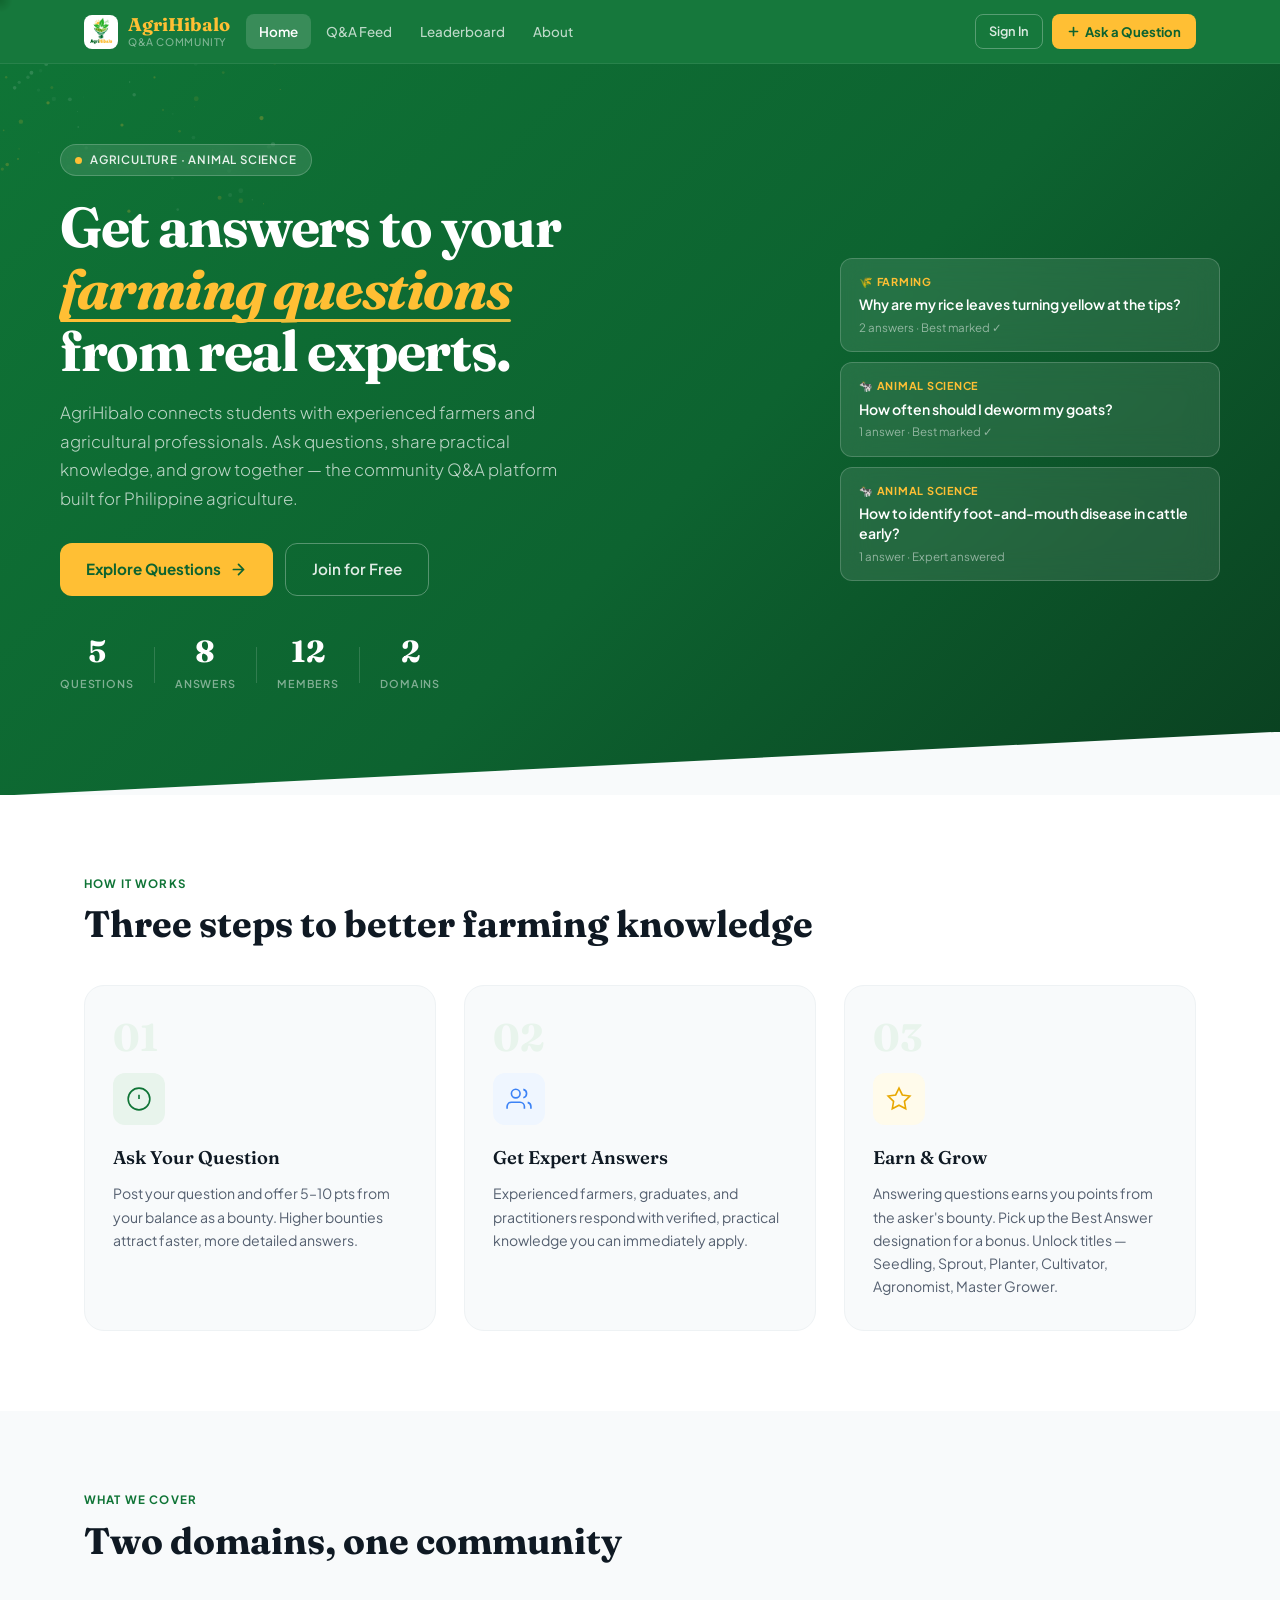
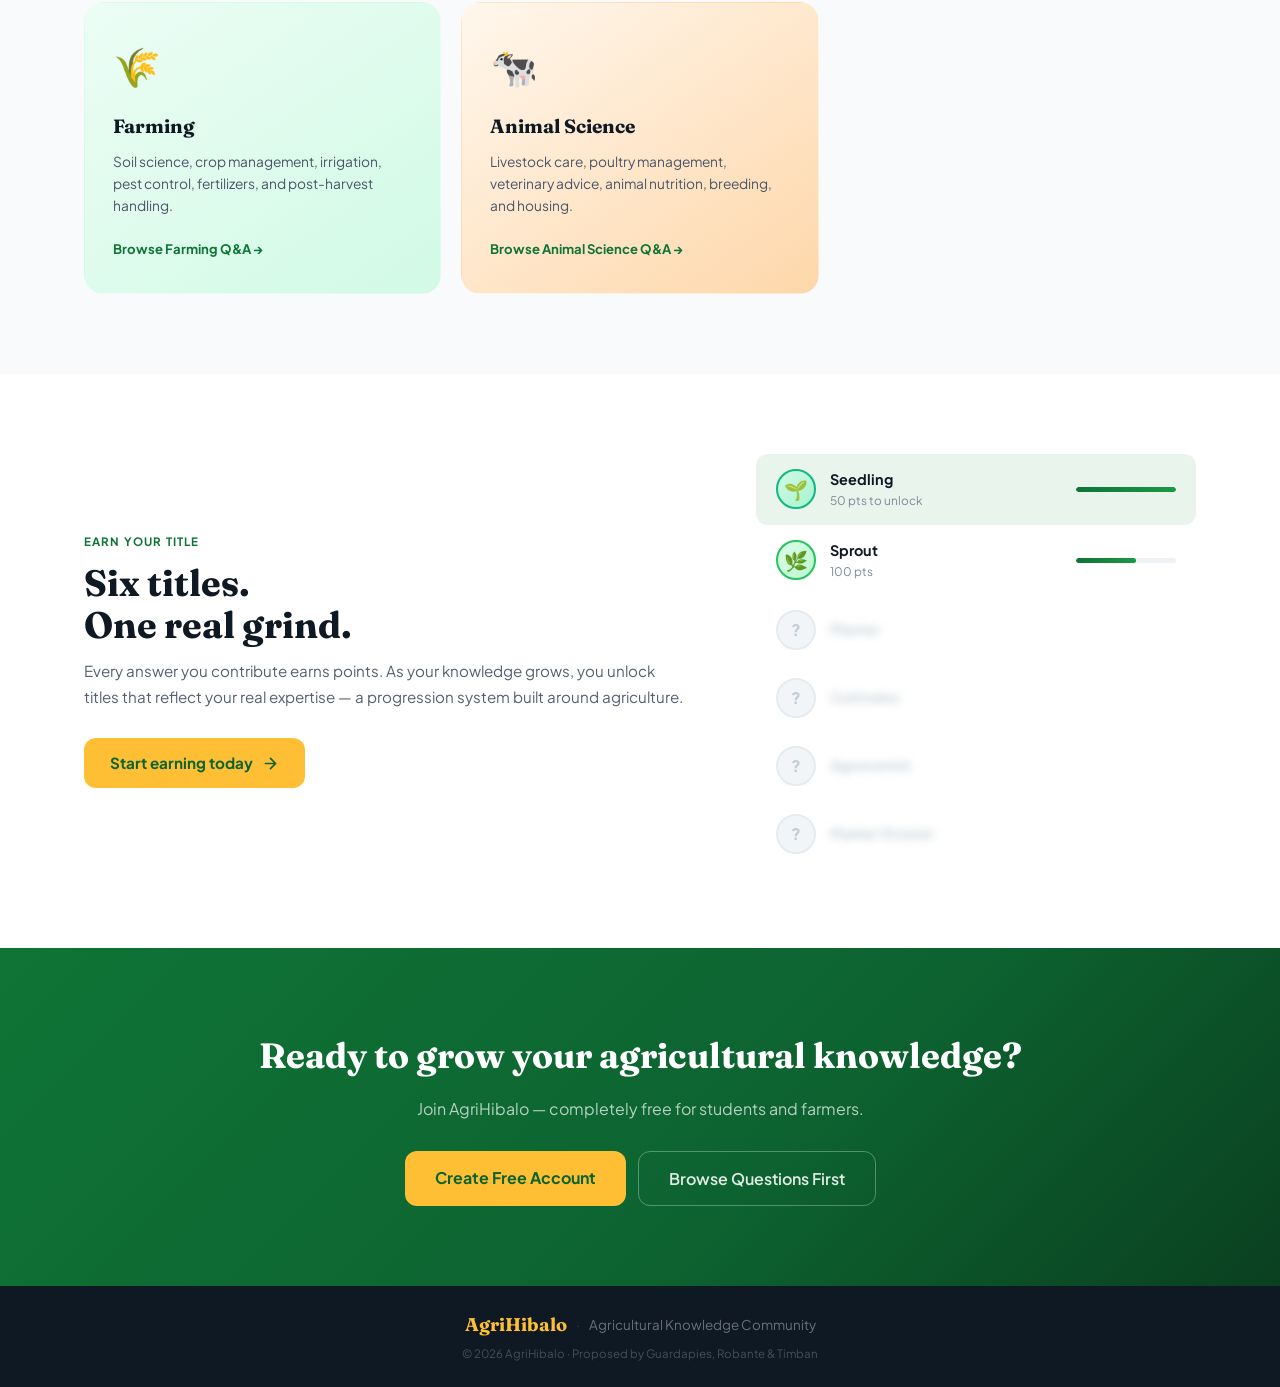
<file: index.html>
<!DOCTYPE html>
<html lang="en">
<head>
  <meta charset="UTF-8"/>
  <meta name="viewport" content="width=device-width, initial-scale=1.0"/>
  <title>AgriHibalo — Agricultural Knowledge Community</title>
  <meta name="description" content="AgriHibalo connects students with experienced farmers and agricultural professionals. Ask questions, share knowledge, and grow together."/>
  <link rel="preconnect" href="https://fonts.googleapis.com"/>
  <link rel="preconnect" href="https://fonts.gstatic.com" crossorigin/>
  <link href="https://fonts.googleapis.com/css2?family=Plus+Jakarta+Sans:ital,wght@0,300;0,400;0,500;0,600;0,700;0,800;1,400&family=Fraunces:ital,opsz,wght@0,9..144,600;0,9..144,700;1,9..144,600&display=swap" rel="stylesheet"/>
  <link rel="stylesheet" href="assets/css/shared.css"/>
  <link rel="stylesheet" href="assets/css/landing.css"/>
</head>
<body>

<div class="cursor-glow" id="cursor-glow"></div>

<div class="loader" id="loader">
  <div class="loader-inner"><div class="loader-ring"></div><span class="loader-icon">🌿</span></div>
  <p class="loader-brand">AgriHibalo</p>
  <p class="loader-sub">Agricultural Knowledge Community</p>
</div>

<!-- NAVBAR -->
<header class="navbar" id="navbar">
  <div class="nav-wrap">
    <a class="brand" href="index.html">
      <div class="brand-logo">
        <img src="assets/assets/logo.png" alt="AgriHibalo"/>
      </div>
      <div class="brand-txt"><span class="brand-name">AgriHibalo</span><span class="brand-tag">Q&amp;A Community</span></div>
    </a>

    <nav class="nav-links">
      <a class="nl active" href="index.html">Home</a>
      <a class="nl" href="app.html">Q&amp;A Feed</a>
      <a class="nl" href="app.html" onclick="sessionStorage.setItem('goto','leaderboard')">Leaderboard</a>
      <a class="nl" href="app.html" onclick="sessionStorage.setItem('goto','about')">About</a>
    </nav>

    <div class="nav-end">
      <a class="btn-ghost-sm" href="app.html" onclick="sessionStorage.setItem('goto','login')">Sign In</a>
      <a class="btn-ask-sm"   href="app.html">
        <svg viewBox="0 0 16 16" fill="none"><path d="M8 3v10M3 8h10" stroke="currentColor" stroke-width="2" stroke-linecap="round"/></svg>
        Ask a Question
      </a>
    </div>

    <button class="burger" id="burger" onclick="toggleBurger()" aria-label="Menu">
      <span></span><span></span><span></span>
    </button>
  </div>
  <div class="mob-nav" id="mob-nav">
    <a href="index.html">Home</a>
    <a href="app.html">Q&amp;A Feed</a>
    <a href="app.html" onclick="sessionStorage.setItem('goto','ask')">Ask a Question</a>
    <a href="app.html" onclick="sessionStorage.setItem('goto','leaderboard')">Leaderboard</a>
    <a href="app.html" onclick="sessionStorage.setItem('goto','about')">About</a>
    <a href="app.html" onclick="sessionStorage.setItem('goto','login')">Sign In</a>
  </div>
</header>

<main id="root">

  <!-- HERO -->
  <section class="lp-hero">
    <canvas id="hero-canvas"></canvas>
    <div class="lp-hero-inner">
      <div class="lp-content">
        <div class="lp-badge" data-r="0"><span class="hb-dot"></span>Agriculture · Animal Science</div>
        <h1 class="lp-h1" data-r="1">
          Get answers to your<br>
          <em class="hero-em">farming questions</em><br>
          from real experts.
        </h1>
        <p class="lp-lead" data-r="2">
          AgriHibalo connects students with experienced farmers and agricultural professionals.
          Ask questions, share practical knowledge, and grow together —
          the community Q&amp;A platform built for Philippine agriculture.
        </p>
        <div class="lp-actions" data-r="3">
          <a class="btn-hero-p" href="app.html">
            Explore Questions
            <svg viewBox="0 0 20 20" fill="none"><path d="M4 10h12M10 4l6 6-6 6" stroke="currentColor" stroke-width="2" stroke-linecap="round" stroke-linejoin="round"/></svg>
          </a>
          <a class="btn-hero-g" href="app.html" onclick="sessionStorage.setItem('goto','login')">Join for Free</a>
        </div>
        <div class="lp-mini-stats" data-r="4">
          <div class="ms"><span class="ms-n" id="lp-q">5</span><span class="ms-l">Questions</span></div>
          <div class="ms-div"></div>
          <div class="ms"><span class="ms-n" id="lp-a">8</span><span class="ms-l">Answers</span></div>
          <div class="ms-div"></div>
          <div class="ms"><span class="ms-n">12</span><span class="ms-l">Members</span></div>
          <div class="ms-div"></div>
          <div class="ms"><span class="ms-n">2</span><span class="ms-l">Domains</span></div>
        </div>
      </div>

      <div class="lp-visual" aria-hidden="true">
        <div class="lp-card-stack">
          <div class="lp-qcard lv1">
            <div class="lv-domain">🌾 Farming</div>
            <div class="lv-q">Why are my rice leaves turning yellow at the tips?</div>
            <div class="lv-meta">2 answers · Best marked ✓</div>
          </div>
          <div class="lp-qcard lv2">
            <div class="lv-domain">🐄 Animal Science</div>
            <div class="lv-q">How often should I deworm my goats?</div>
            <div class="lv-meta">1 answer · Best marked ✓</div>
          </div>
          <div class="lp-qcard lv3">
            <div class="lv-domain">🐄 Animal Science</div>
            <div class="lv-q">How to identify foot-and-mouth disease in cattle early?</div>
            <div class="lv-meta">1 answer · Expert answered</div>
          </div>
        </div>
      </div>
    </div>
  </section>

  <!-- HOW IT WORKS -->
  <section class="lp-how">
    <div class="lp-section-inner">
      <p class="lp-section-label">How it works</p>
      <h2 class="lp-section-title">Three steps to better farming knowledge</h2>
      <div class="how-grid">
        <div class="how-card">
          <div class="how-num">01</div>
          <div class="how-icon-wrap how-i1">
            <svg viewBox="0 0 24 24" fill="none" stroke="currentColor" stroke-width="1.5"><circle cx="12" cy="12" r="10"/><path d="M12 8v4m0 4h.01"/></svg>
          </div>
          <h3>Ask Your Question</h3>
          <p>Post your question and offer 5–10 pts from your balance as a bounty. Higher bounties attract faster, more detailed answers.</p>
        </div>
        <div class="how-card">
          <div class="how-num">02</div>
          <div class="how-icon-wrap how-i2">
            <svg viewBox="0 0 24 24" fill="none" stroke="currentColor" stroke-width="1.5"><path d="M17 21v-2a4 4 0 00-4-4H5a4 4 0 00-4 4v2"/><circle cx="9" cy="7" r="4"/><path d="M23 21v-2a4 4 0 00-3-3.87M16 3.13a4 4 0 010 7.75"/></svg>
          </div>
          <h3>Get Expert Answers</h3>
          <p>Experienced farmers, graduates, and practitioners respond with verified, practical knowledge you can immediately apply.</p>
        </div>
        <div class="how-card">
          <div class="how-num">03</div>
          <div class="how-icon-wrap how-i3">
            <svg viewBox="0 0 24 24" fill="none" stroke="currentColor" stroke-width="1.5"><polygon points="12 2 15.09 8.26 22 9.27 17 14.14 18.18 21.02 12 17.77 5.82 21.02 7 14.14 2 9.27 8.91 8.26 12 2"/></svg>
          </div>
          <h3>Earn &amp; Grow</h3>
          <p>Answering questions earns you points from the asker's bounty. Pick up the Best Answer designation for a bonus. Unlock titles — Seedling, Sprout, Planter, Cultivator, Agronomist, Master Grower.</p>
        </div>
      </div>
    </div>
  </section>

  <!-- DOMAINS -->
  <section class="lp-domains">
    <div class="lp-section-inner">
      <p class="lp-section-label">What we cover</p>
      <h2 class="lp-section-title">Two domains, one community</h2>
      <div class="domain-cards">
        <div class="dc dc-farm" onclick="goToFeed('farm')">
          <div class="dc-icon">🌾</div>
          <h3>Farming</h3>
          <p>Soil science, crop management, irrigation, pest control, fertilizers, and post-harvest handling.</p>
          <span class="dc-cta">Browse Farming Q&amp;A →</span>
        </div>
        <div class="dc dc-animal" onclick="goToFeed('animal')">
          <div class="dc-icon">🐄</div>
          <h3>Animal Science</h3>
          <p>Livestock care, poultry management, veterinary advice, animal nutrition, breeding, and housing.</p>
          <span class="dc-cta">Browse Animal Science Q&amp;A →</span>
        </div>
      </div>
    </div>
  </section>

  <!-- TITLE PROGRESSION -->
  <section class="lp-titles">
    <div class="lp-section-inner lp-titles-inner">
      <div class="lp-titles-text">
        <p class="lp-section-label">Earn your title</p>
        <h2 class="lp-section-title" style="margin-bottom:0">Six titles.<br>One real grind.</h2>
        <p class="lp-titles-desc">Every answer you contribute earns points. As your knowledge grows, you unlock titles that reflect your real expertise — a progression system built around agriculture.</p>
        <a class="btn-hero-p" href="app.html" onclick="sessionStorage.setItem('goto','login')" style="margin-top:28px;display:inline-flex">
          Start earning today
          <svg viewBox="0 0 20 20" fill="none"><path d="M4 10h12M10 4l6 6-6 6" stroke="currentColor" stroke-width="2" stroke-linecap="round" stroke-linejoin="round"/></svg>
        </a>
      </div>
      <div class="title-ladder">
        <div class="tl-item tl-active"><div class="tl-badge tb-0">🌱</div><div class="tl-info"><span class="tl-name">Seedling</span><span class="tl-pts">50 pts to unlock</span></div><div class="tl-bar"><div class="tl-fill" style="width:100%"></div></div></div>
        <div class="tl-item"><div class="tl-badge tb-1">🌿</div><div class="tl-info"><span class="tl-name">Sprout</span><span class="tl-pts">100 pts</span></div><div class="tl-bar"><div class="tl-fill" style="width:60%"></div></div></div>
        <div class="tl-item tl-mystery"><div class="tl-badge tl-hidden-badge">?</div><div class="tl-info"><span class="tl-name tl-blur">Planter</span></div><div class="tl-bar tl-bar-hidden"></div></div>
        <div class="tl-item tl-mystery"><div class="tl-badge tl-hidden-badge">?</div><div class="tl-info"><span class="tl-name tl-blur">Cultivator</span></div><div class="tl-bar tl-bar-hidden"></div></div>
        <div class="tl-item tl-mystery tl-locked"><div class="tl-badge tl-hidden-badge">?</div><div class="tl-info"><span class="tl-name tl-blur">Agronomist</span></div><div class="tl-bar tl-bar-hidden"></div></div>
        <div class="tl-item tl-mystery tl-locked"><div class="tl-badge tl-hidden-badge">?</div><div class="tl-info"><span class="tl-name tl-blur">Master Grower</span></div><div class="tl-bar tl-bar-hidden"></div></div>
      </div>
    </div>
  </section>

  <!-- CTA BOTTOM -->
  <section class="lp-cta">
    <div class="lp-cta-inner">
      <h2>Ready to grow your agricultural knowledge?</h2>
      <p>Join AgriHibalo — completely free for students and farmers.</p>
      <div style="display:flex;gap:12px;justify-content:center;flex-wrap:wrap;margin-top:28px">
        <a class="btn-cta-primary" href="app.html" onclick="sessionStorage.setItem('goto','login')">Create Free Account</a>
        <a class="btn-cta-ghost"   href="app.html">Browse Questions First</a>
      </div>
    </div>
  </section>

</main>

<footer class="site-footer">
  <div class="footer-wrap">
    <div class="footer-brand"><span class="brand-name" style="color:var(--o)">AgriHibalo</span><span class="fs">·</span><span>Agricultural Knowledge Community</span></div>
    <p class="footer-copy">© 2026 AgriHibalo · Proposed by Guardapies, Robante &amp; Timban</p>
  </div>
</footer>

<div class="toast-r" role="status"><div class="toast" id="toast"></div></div>
<div id="rpl-root"></div>
<script src="assets/js/landing.js"></script>
</body>
</html>
</file>
<file: assets/css/shared.css>
/* ═══════════════════════════════════════════════════════
   AgriHibalo — shared.css
   Tokens · Reset · Navbar · Buttons · Forms · Utilities
   Used by both index.html (landing) and app.html (Q&A app)
═══════════════════════════════════════════════════════ */

/* ── TOKENS ── */
:root {
  --g:   #0f7436; --g2: #0d6330; --g3: #1a9945;
  --g10: #e8f4ec; --g05: #f2faf5;
  --o:   #ffbf34; --o2: #e8a800;
  --y:   #e0bf40; --br: #785840; --sa: #d2b48a; --sal: #f5ede0;

  --n900:#0f1923; --n800:#1c2a36; --n700:#2d3d4a; --n600:#4a5568;
  --n500:#556070; --n400:#7b8a96; --n300:#b0bec8; --n200:#dde5ea;
  --n150:#eef2f4; --n100:#f0f4f6; --n50: #f8fafb; --wh: #ffffff;

  --sh-xs: 0 1px 2px rgba(15,25,35,.06);
  --sh-sm: 0 2px 6px rgba(15,25,35,.08), 0 1px 2px rgba(15,25,35,.05);
  --sh-md: 0 4px 16px rgba(15,25,35,.1),  0 2px 6px rgba(15,25,35,.06);
  --sh-lg: 0 8px 32px rgba(15,25,35,.12), 0 3px 10px rgba(15,25,35,.07);
  --sh-xl: 0 20px 60px rgba(15,25,35,.14),0 6px 20px rgba(15,25,35,.09);
  --sh-g:  0 0 0 3px rgba(15,116,54,.18);

  --ease:   cubic-bezier(.4,0,.2,1);
  --spring: cubic-bezier(.34,1.56,.64,1);
  --t1:.12s; --t2:.22s; --t3:.4s; --t4:.65s;

  --nav:  64px;
  --dom:  45px;
  --top:  43px;
  --px:   24px;
  --pxsm: 16px;
  --max:  1160px;

  --r4:4px; --r6:6px; --r8:8px; --r10:10px;
  --r12:12px; --r16:16px; --r20:20px; --r24:24px; --r99:999px;
}

/* ── RESET ── */
*, *::before, *::after { box-sizing: border-box; margin: 0; padding: 0; }
html { scroll-behavior: smooth; font-size: 16px; }
body {
  font-family: 'Plus Jakarta Sans', system-ui, sans-serif;
  font-weight: 400; line-height: 1.6;
  color: var(--n900); background: var(--n50);
  -webkit-font-smoothing: antialiased;
  overflow-x: hidden;
}
img { max-width: 100%; display: block; }
button, input, select, textarea { font-family: inherit; font-size: inherit; box-sizing: border-box; }
a { color: inherit; text-decoration: none; cursor: pointer; }
:focus-visible { outline: 2px solid var(--g); outline-offset: 2px; border-radius: var(--r4); }
::selection { background: var(--g10); color: var(--g2); }

/* ── CURSOR GLOW ── */
.cursor-glow {
  position: fixed; width: 26px; height: 26px; border-radius: 50%;
  background: radial-gradient(circle, rgba(15,116,54,.28), transparent 70%);
  pointer-events: none; z-index: 9999;
  transform: translate(-50%,-50%);
  transition: width .1s, height .1s, background .2s;
  mix-blend-mode: multiply;
}
.cursor-glow.hovering { width: 46px; height: 46px; background: radial-gradient(circle, rgba(255,191,52,.32), transparent 70%); }
@media (hover: none) { .cursor-glow { display: none; } }

/* ── LOADER ── */
.loader {
  position: fixed; inset: 0; z-index: 9000; background: var(--g);
  display: flex; flex-direction: column; align-items: center; justify-content: center; gap: 14px;
  transition: opacity var(--t3) var(--ease), visibility var(--t3) var(--ease);
}
.loader.done { opacity: 0; visibility: hidden; pointer-events: none; }
.loader-inner { position: relative; width: 64px; height: 64px; }
.loader-ring {
  position: absolute; inset: 0; border-radius: 50%;
  border: 3px solid rgba(255,255,255,.2); border-top-color: var(--o);
  animation: spin .9s linear infinite;
}
@keyframes spin { to { transform: rotate(360deg); } }
.loader-icon {
  position: absolute; inset: 0; display: flex; align-items: center; justify-content: center;
  font-size: 26px; animation: zpulse 1.2s ease-in-out infinite;
}
@keyframes zpulse { 0%,100% { transform: scale(1); } 50% { transform: scale(1.12); } }
.loader-brand { font-family: 'Fraunces', serif; font-size: 1.4rem; font-weight: 700; color: var(--wh); }
.loader-sub { font-size: .82rem; color: rgba(255,255,255,.5); }

/* ── NAVBAR ── */
.navbar {
  position: sticky; top: 0; z-index: 500; height: var(--nav);
  background: rgba(15,116,54,.97); backdrop-filter: blur(16px);
  border-bottom: 1px solid rgba(255,255,255,.08);
  transition: box-shadow var(--t2);
}
.navbar.scrolled { box-shadow: 0 2px 20px rgba(0,0,0,.2); }

.nav-wrap {
  max-width: var(--max); margin: 0 auto;
  padding: 0 var(--px); height: 100%;
  display: flex; align-items: center; gap: 16px;
}

/* Brand */
.brand { display: flex; align-items: center; gap: 10px; cursor: pointer; user-select: none; flex-shrink: 0; }
.brand-logo { width: 34px; height: 34px; flex-shrink: 0; position: relative; }
.brand-logo img { width: 100%; height: 100%; object-fit: contain; border-radius: var(--r8); }
/* logo-ph placeholder removed */
.brand-txt { display: flex; flex-direction: column; line-height: 1; }
.brand-name { font-family: 'Fraunces', serif; font-size: 1.15rem; font-weight: 700; color: var(--o); }
.brand-tag  { font-size: .65rem; font-weight: 500; color: rgba(255,255,255,.45); text-transform: uppercase; letter-spacing: .06em; margin-top: 2px; }

/* Nav search */
.nsearch { flex: 1; max-width: 340px; position: relative; }
.si { position: absolute; left: 11px; top: 50%; transform: translateY(-50%); width: 15px; height: 15px; color: rgba(255,255,255,.45); pointer-events: none; fill: none; stroke: currentColor; stroke-width: 1.8; }
.nsearch input { width: 100%; padding: 8px 12px 8px 33px; background: rgba(255,255,255,.1); border: 1.5px solid rgba(255,255,255,.12); border-radius: var(--r99); color: var(--wh); font-size: .84rem; transition: background var(--t2), border-color var(--t2), box-shadow var(--t2); }
.nsearch input::placeholder { color: rgba(255,255,255,.4); }
.nsearch input:focus { outline: none; background: rgba(255,255,255,.16); border-color: rgba(255,255,255,.3); box-shadow: 0 0 0 3px rgba(255,255,255,.07); }
.srch-drop { position: absolute; top: calc(100% + 6px); left: 0; right: 0; background: var(--wh); border-radius: var(--r16); box-shadow: var(--sh-xl); border: 1px solid var(--n200); overflow: hidden; z-index: 600; display: none; }
.srch-drop.open { display: block; animation: dropIn var(--t2) var(--ease); }
@keyframes dropIn { from { opacity: 0; transform: translateY(-6px); } to { opacity: 1; transform: none; } }
.sd-item { padding: 11px 15px; font-size: .84rem; cursor: pointer; border-bottom: 1px solid var(--n100); transition: background var(--t1); }
.sd-item:last-child { border-bottom: none; }
.sd-item:hover { background: var(--g10); }
.sd-item strong { color: var(--g); }

/* Nav links */
.nav-links { display: flex; align-items: center; gap: 2px; }
.nl { padding: 7px 13px; border-radius: var(--r8); font-size: .84rem; font-weight: 500; color: rgba(255,255,255,.72); cursor: pointer; transition: background var(--t1), color var(--t1); white-space: nowrap; }
.nl:hover { background: rgba(255,255,255,.1); color: var(--wh); }
.nl.active { background: rgba(255,255,255,.15); color: var(--wh); font-weight: 600; }

/* Nav end */
.nav-end { display: flex; align-items: center; gap: 9px; margin-left: auto; flex-shrink: 0; }

.notif-btn { position: relative; width: 35px; height: 35px; border-radius: 50%; background: rgba(255,255,255,.1); border: none; display: flex; align-items: center; justify-content: center; cursor: pointer; transition: background var(--t1); }
.notif-btn:hover { background: rgba(255,255,255,.18); }
.notif-btn svg { width: 17px; height: 17px; stroke: rgba(255,255,255,.85); fill: none; stroke-width: 2; }
.notif-badge { position: absolute; top: 2px; right: 2px; min-width: 16px; height: 16px; border-radius: var(--r99); background: #ef4444; color: #fff; font-size: .6rem; font-weight: 800; display: flex; align-items: center; justify-content: center; border: 2px solid var(--g); padding: 0 3px; }

.user-pill { display: flex; align-items: center; gap: 7px; background: rgba(255,255,255,.12); border: 1px solid rgba(255,255,255,.15); border-radius: var(--r99); padding: 3px 11px 3px 3px; font-size: .8rem; color: var(--wh); cursor: pointer; transition: background var(--t1); }
.user-pill:hover { background: rgba(255,255,255,.18); }
.pill-av { width: 26px; height: 26px; border-radius: 50%; background: var(--o); color: var(--g2); font-weight: 800; font-size: .63rem; display: flex; align-items: center; justify-content: center; flex-shrink: 0; }
.pill-info { display: flex; flex-direction: column; line-height: 1; }
.pill-info span:first-child { font-weight: 600; font-size: .8rem; }
.pill-title { font-size: .62rem; color: var(--o); font-weight: 600; margin-top: 1px; }
.pill-pts { background: rgba(255,255,255,.14); padding: 2px 7px; border-radius: var(--r99); font-size: .68rem; font-weight: 700; color: var(--o); }

.btn-ghost-sm { padding: 6px 13px; background: transparent; border: 1.5px solid rgba(255,255,255,.28); border-radius: var(--r8); color: rgba(255,255,255,.85); font-size: .8rem; font-weight: 600; cursor: pointer; transition: background var(--t1), border-color var(--t1); }
.btn-ghost-sm:hover { background: rgba(255,255,255,.1); border-color: rgba(255,255,255,.5); color: var(--wh); }

.btn-ask-sm { display: flex; align-items: center; gap: 5px; padding: 7px 15px; background: var(--o); border: none; border-radius: var(--r8); color: var(--g2); font-size: .82rem; font-weight: 700; cursor: pointer; transition: background var(--t1), transform var(--t1) var(--spring), box-shadow var(--t1); }
.btn-ask-sm svg { width: 13px; height: 13px; stroke: currentColor; fill: none; stroke-width: 2; }
.btn-ask-sm:hover { background: var(--o2); transform: translateY(-1px); box-shadow: 0 4px 12px rgba(255,191,52,.3); }

.btn-admin-sm { display: flex; align-items: center; gap: 5px; padding: 6px 11px; background: rgba(255,191,52,.15); border: 1px solid rgba(255,191,52,.3); border-radius: var(--r8); color: var(--o); font-size: .78rem; font-weight: 700; cursor: pointer; transition: background var(--t1); }
.btn-admin-sm:hover { background: rgba(255,191,52,.25); }
.btn-admin-sm svg { width: 13px; height: 13px; fill: currentColor; }

.burger { display: none; flex-direction: column; gap: 5px; background: transparent; border: none; padding: 7px; cursor: pointer; border-radius: var(--r8); }
.burger span { display: block; width: 21px; height: 2px; background: rgba(255,255,255,.85); border-radius: 2px; transition: transform var(--t2), opacity var(--t2); }
.burger.open span:nth-child(1) { transform: translateY(7px) rotate(45deg); }
.burger.open span:nth-child(2) { opacity: 0; transform: scaleX(0); }
.burger.open span:nth-child(3) { transform: translateY(-7px) rotate(-45deg); }
.mob-nav { display: none; flex-direction: column; background: var(--g2); border-top: 1px solid rgba(255,255,255,.08); }
.mob-nav.open { display: flex; animation: slideDown var(--t2) var(--ease); }
@keyframes slideDown { from { opacity: 0; transform: translateY(-8px); } to { opacity: 1; transform: none; } }
.mob-nav a { padding: 12px 22px; font-size: .88rem; font-weight: 500; color: rgba(255,255,255,.8); cursor: pointer; border-bottom: 1px solid rgba(255,255,255,.06); transition: background var(--t1), color var(--t1); }
.mob-nav a:hover { background: rgba(255,255,255,.07); color: var(--wh); }

/* ── NOTIFICATIONS ── */
.notif-overlay { position: fixed; inset: 0; z-index: 600; display: none; }
.notif-overlay.open { display: block; }
.notif-panel { position: fixed; top: calc(var(--nav) + 8px); right: var(--px); width: 330px; max-height: 460px; background: var(--wh); border: 1px solid var(--n200); border-radius: var(--r16); box-shadow: var(--sh-xl); z-index: 700; overflow: hidden; display: flex; flex-direction: column; transform: translateY(-8px) scale(.97); opacity: 0; pointer-events: none; transition: transform var(--t2) var(--ease), opacity var(--t2) var(--ease); }
.notif-panel.open { transform: none; opacity: 1; pointer-events: all; }
.notif-head { display: flex; align-items: center; justify-content: space-between; padding: 13px 15px; border-bottom: 1px solid var(--n150); }
.notif-head h3 { font-size: .88rem; font-weight: 700; color: var(--n900); }
.notif-clear { background: none; border: none; font-size: .76rem; font-weight: 600; color: var(--g); cursor: pointer; padding: 3px 7px; border-radius: var(--r4); transition: background var(--t1); }
.notif-clear:hover { background: var(--g10); }
.notif-list { overflow-y: auto; flex: 1; }
.notif-empty { padding: 28px 16px; text-align: center; font-size: .84rem; color: var(--n400); }
.notif-item { display: flex; gap: 9px; padding: 11px 14px; border-bottom: 1px solid var(--n100); cursor: pointer; transition: background var(--t1); }
.notif-item:hover { background: var(--n50); }
.notif-item.unread { background: var(--g05); }
.ni-ico { font-size: 1.15rem; flex-shrink: 0; margin-top: 1px; }
.ni-body { flex: 1; }
.ni-txt { font-size: .82rem; line-height: 1.5; color: var(--n800); }
.ni-time { font-size: .7rem; color: var(--n400); margin-top: 2px; }
.ni-dot { width: 7px; height: 7px; border-radius: 50%; background: var(--g); flex-shrink: 0; margin-top: 5px; }
.notif-item:not(.unread) .ni-dot { background: transparent; }

/* ── SHARED BUTTONS ── */
.btn-primary { display: inline-flex; align-items: center; gap: 7px; padding: 10px 20px; background: var(--g); border: none; border-radius: var(--r10); color: var(--wh); font-size: .88rem; font-weight: 700; cursor: pointer; transition: background var(--t1), transform var(--t1) var(--spring), box-shadow var(--t2); }
.btn-primary:hover { background: var(--g2); transform: translateY(-1px); box-shadow: 0 4px 14px rgba(15,116,54,.28); }
.btn-primary:active { transform: translateY(0); }
.btn-primary svg { width: 15px; height: 15px; stroke: currentColor; fill: none; stroke-width: 2; }

.btn-ghost { display: inline-flex; align-items: center; gap: 7px; padding: 10px 20px; background: transparent; border: 1.5px solid var(--n200); border-radius: var(--r10); color: var(--n500); font-size: .88rem; font-weight: 600; cursor: pointer; transition: background var(--t1), border-color var(--t1), color var(--t1); }
.btn-ghost:hover { background: var(--n100); border-color: var(--n300); color: var(--n800); }

/* ── SHARED FORMS ── */
.pshell { max-width: var(--max); margin: 0 auto; padding: 36px var(--px) 80px; }
.back-btn { display: inline-flex; align-items: center; gap: 5px; font-size: .84rem; font-weight: 600; color: var(--n500); background: none; border: none; cursor: pointer; padding: 5px 0; margin-bottom: 24px; transition: color var(--t1); border-radius: var(--r4); }
.back-btn:hover { color: var(--g); }
.back-btn svg { width: 15px; height: 15px; stroke: currentColor; fill: none; stroke-width: 2; stroke-linecap: round; stroke-linejoin: round; }

.field { margin-bottom: 18px; }
.field-row { display: flex; gap: 14px; margin-bottom: 18px; }
.f1 { flex: 1; }
.fl { display: block; font-size: .78rem; font-weight: 700; color: var(--n700); margin-bottom: 7px; text-transform: uppercase; letter-spacing: .05em; }
.req { color: #dc2626; margin-left: 2px; }
.fopt { font-weight: 400; text-transform: none; color: var(--n400); font-size: .74rem; letter-spacing: 0; margin-left: 4px; }
.iw { position: relative; }
.fi { width: 100%; padding: 11px 14px; border: 1.5px solid var(--n200); border-radius: var(--r10); font-size: .88rem; color: var(--n900); background: var(--n50); transition: border-color var(--t1), background var(--t1), box-shadow var(--t1); appearance: none; }
.fi:focus { outline: none; border-color: var(--g); background: var(--wh); box-shadow: var(--sh-g); }
.fi::placeholder { color: var(--n300); }
.fbar { position: absolute; bottom: 0; left: 50%; right: 50%; height: 2px; background: var(--g); border-radius: 1px; transition: left var(--t2), right var(--t2); pointer-events: none; }
.fi:focus ~ .fbar { left: 8px; right: 8px; }
.fta { min-height: 125px; resize: vertical; line-height: 1.6; }
.sw { position: relative; }
.fsel { padding-right: 32px; cursor: pointer; }
.sa { position: absolute; right: 10px; top: 50%; transform: translateY(-50%); width: 11px; height: 7px; stroke: var(--n400); fill: none; stroke-width: 1.5; stroke-linecap: round; pointer-events: none; }
.field-foot { display: flex; justify-content: space-between; align-items: center; margin-top: 5px; }
.fh { font-size: .73rem; color: var(--n400); }
.cct { font-size: .73rem; color: var(--n400); }
.form-ft { display: flex; justify-content: flex-end; gap: 10px; padding-top: 16px; border-top: 1px solid var(--n150); margin-top: 4px; }

/* Tag input */
.tag-input-wrap { display: flex; flex-wrap: wrap; gap: 5px; align-items: center; padding: 7px 11px; border: 1.5px solid var(--n200); border-radius: var(--r10); background: var(--n50); cursor: text; min-height: 43px; transition: border-color var(--t1), box-shadow var(--t1); }
.tag-input-wrap:focus-within { border-color: var(--g); background: var(--wh); box-shadow: var(--sh-g); }
.tag-chip { display: inline-flex; align-items: center; gap: 4px; padding: 3px 8px; background: var(--g); color: var(--wh); border-radius: var(--r99); font-size: .72rem; font-weight: 600; }
.tag-chip button { background: none; border: none; color: rgba(255,255,255,.65); cursor: pointer; font-size: .82rem; line-height: 1; padding: 0; display: flex; align-items: center; }
.tag-chip button:hover { color: var(--wh); }
.tag-in { border: none; background: transparent; font-size: .84rem; color: var(--n900); min-width: 110px; flex: 1; outline: none; padding: 2px 0; }
.tag-in::placeholder { color: var(--n300); }

/* Upload */
.upload-z { display: block; border: 2px dashed var(--n200); border-radius: var(--r16); padding: 28px; text-align: center; cursor: pointer; background: var(--n50); transition: border-color var(--t2), background var(--t2), transform var(--t2) var(--spring); }
.upload-z:hover { border-color: var(--g); background: var(--g05); transform: scale(1.005); }
.upload-z input { display: none; }
.up-idle svg { margin: 0 auto 10px; width: 40px; height: 40px; display: block; }
.up-main { display: block; font-size: .88rem; font-weight: 600; color: var(--n700); margin-bottom: 3px; }
.up-sub { font-size: .75rem; color: var(--n400); }
#img-prev { max-height: 190px; object-fit: contain; border-radius: var(--r8); margin: 0 auto; }
.rm-img { background: none; border: none; color: #dc2626; font-size: .78rem; font-weight: 600; cursor: pointer; margin-top: 6px; padding: 3px 0; transition: opacity var(--t1); display: inline-flex; align-items: center; }
.rm-img:hover { opacity: .7; }

/* Auth */
.auth-shell { display: grid; grid-template-columns: 1fr 400px; min-height: calc(100vh - var(--nav)); max-width: var(--max); margin: 0 auto; padding: 44px var(--px) 80px; gap: 56px; align-items: center; }
.al-brand { display: flex; align-items: center; gap: 10px; margin-bottom: 24px; }
.al-head { font-family: 'Fraunces', serif; font-size: 2.2rem; font-weight: 700; color: var(--n900); line-height: 1.15; margin-bottom: 13px; }
.al-desc { font-size: .95rem; color: var(--n500); max-width: 380px; margin-bottom: 24px; line-height: 1.65; }
.al-perks { display: flex; flex-direction: column; gap: 10px; }
.perk { display: flex; align-items: center; gap: 10px; font-size: .88rem; font-weight: 500; color: var(--n700); }
.perk > span:first-child { font-size: 1.05rem; width: 22px; text-align: center; }

.auth-card { background: var(--wh); border: 1px solid var(--n200); border-radius: var(--r24); padding: 30px; box-shadow: var(--sh-xl); }
.auth-tabs { position: relative; display: flex; background: var(--n100); border-radius: var(--r10); padding: 3px; margin-bottom: 24px; gap: 3px; }
.atab { flex: 1; padding: 8px; border: none; border-radius: var(--r8); background: transparent; font-size: .86rem; font-weight: 600; color: var(--n500); cursor: pointer; transition: color var(--t1); position: relative; z-index: 1; }
.atab.active { color: var(--n900); }
.at-slider { position: absolute; top: 3px; left: 3px; width: calc(50% - 4px); height: calc(100% - 6px); background: var(--wh); border-radius: var(--r8); box-shadow: var(--sh-sm); transition: transform var(--t2) var(--ease); pointer-events: none; }
.at-slider.right { transform: translateX(calc(100% + 2px)); }
.role-grid { display: grid; grid-template-columns: 1fr 1fr; gap: 9px; }
.rc { cursor: pointer; display: block; }
.rc input[type=radio] { display: none; }
.rc > span { display: flex; flex-direction: column; align-items: center; gap: 5px; padding: 12px 8px; border: 1.5px solid var(--n200); border-radius: var(--r10); background: var(--n50); transition: border-color var(--t1), background var(--t1), transform var(--t1) var(--spring); position: relative; }
.rc input:checked + span { border-color: var(--g); background: var(--g10); }
.rc:hover > span { border-color: var(--g); transform: scale(1.02); }
.rc-face { font-size: 1.5rem; }
.rc-nm { font-size: .78rem; font-weight: 600; color: var(--n700); }
.rc input:checked ~ span .rc-nm { color: var(--g); }
.rc-ck { position: absolute; top: 5px; right: 5px; width: 16px; height: 16px; border-radius: 50%; background: var(--g); color: var(--wh); font-size: .6rem; font-weight: 700; display: flex; align-items: center; justify-content: center; opacity: 0; transform: scale(0); transition: opacity var(--t1), transform var(--t1) var(--spring); }
.rc input:checked ~ span .rc-ck { opacity: 1; transform: scale(1); }
.pw-wrap { position: relative; }
.eye { position: absolute; right: 11px; top: 50%; transform: translateY(-50%); background: none; border: none; cursor: pointer; color: var(--n400); display: flex; align-items: center; padding: 3px; border-radius: var(--r4); transition: color var(--t1); }
.eye:hover { color: var(--n700); }
.eye svg { width: 17px; height: 17px; }
.pw-wrap .fi { padding-right: 38px; }
.admin-hint { font-size: .73rem; color: var(--n500); background: var(--n100); border: 1px solid var(--n200); border-radius: var(--r8); padding: 7px 11px; margin-bottom: 10px; }
.admin-hint strong { color: var(--g2); }
.btn-auth { width: 100%; padding: 12px; margin-top: 6px; background: var(--g); border: none; border-radius: var(--r12); color: var(--wh); font-size: .96rem; font-weight: 700; cursor: pointer; transition: background var(--t1), transform var(--t1) var(--spring), box-shadow var(--t2); }
.btn-auth:hover { background: var(--g2); transform: translateY(-1px); box-shadow: 0 5px 18px rgba(15,116,54,.28); }
.btn-auth:active { transform: translateY(0); }

/* ── RIPPLE ── */
.ripple { position: fixed; border-radius: 50%; pointer-events: none; z-index: 8000; background: rgba(15,116,54,.12); animation: rippleOut .55s var(--ease) forwards; }
@keyframes rippleOut { from { opacity: .5; transform: scale(0); } to { opacity: 0; transform: scale(1); } }

/* ── TOAST ── */
.toast-r { position: fixed; bottom: 22px; right: 22px; z-index: 9000; pointer-events: none; }
.toast { background: var(--n900); color: var(--wh); font-size: .86rem; font-weight: 500; padding: 11px 18px; border-radius: var(--r12); box-shadow: var(--sh-xl); opacity: 0; transform: translateY(8px) scale(.97); transition: opacity var(--t2) var(--ease), transform var(--t2) var(--ease); display: flex; align-items: center; gap: 8px; max-width: 310px; border-left: 4px solid var(--g); }
.toast::before { content: ''; width: 7px; height: 7px; border-radius: 50%; background: var(--g); flex-shrink: 0; }
.toast.show { opacity: 1; transform: none; }
.toast.t-error  { border-left-color: #ef4444; } .toast.t-error::before  { background: #ef4444; }
.toast.t-info   { border-left-color: var(--o); } .toast.t-info::before   { background: var(--o); }
.toast.t-success{ border-left-color: #10b981; } .toast.t-success::before{ background: #10b981; }

/* ── FOOTER ── */
.site-footer { background: var(--n900); padding: 24px var(--px); margin-top: auto; }
.footer-wrap { max-width: var(--max); margin: 0 auto; text-align: center; }
.footer-brand { display: flex; align-items: center; justify-content: center; gap: 9px; font-size: .84rem; color: rgba(255,255,255,.38); margin-bottom: 5px; }
.fs { color: rgba(255,255,255,.15); }
.footer-copy { font-size: .72rem; color: rgba(255,255,255,.23); }

/* ── SCROLLBAR ── */
::-webkit-scrollbar { width: 5px; height: 5px; }
::-webkit-scrollbar-track { background: transparent; }
::-webkit-scrollbar-thumb { background: var(--n200); border-radius: var(--r99); }
::-webkit-scrollbar-thumb:hover { background: var(--n300); }

/* ── RESPONSIVE ── */
@media (max-width: 960px) {
  .nav-links, .nav-end { display: none; }
  .burger { display: flex; }
  .nsearch { max-width: 180px; }
  .auth-shell { grid-template-columns: 1fr; padding: 28px var(--pxsm) 60px; }
  .auth-left { display: none; }
  :root { --dom: 41px; --top: 41px; }
}
@media (max-width: 600px) {
  :root { --px: var(--pxsm); }
  .pshell { padding: 24px var(--pxsm) 60px; }
  .field-row { flex-direction: column; gap: 0; }
  .form-ft { flex-direction: column-reverse; }
  .form-ft .btn-primary, .form-ft .btn-ghost { width: 100%; justify-content: center; }
  .auth-card { padding: 22px var(--pxsm); }
}
</file>
<file: assets/css/landing.css>
/* AgriHibalo — landing.css  (index.html only) */

/* ── PAGE BODY ── */
#root { min-height: calc(100vh - var(--nav)); }

/* ── REVEAL ANIMATION ── */
[data-r] { opacity: 0; transform: translateY(22px); animation: reveal var(--t4) var(--ease) forwards; }
[data-r="0"] { animation-delay: .05s; }
[data-r="1"] { animation-delay: .2s; }
[data-r="2"] { animation-delay: .35s; }
[data-r="3"] { animation-delay: .5s; }
[data-r="4"] { animation-delay: .65s; }
@keyframes reveal { to { opacity: 1; transform: none; } }

/* ═══════════════ HERO ═══════════════ */
.lp-hero {
  position: relative; overflow: hidden;
  background: linear-gradient(135deg, var(--g) 0%, var(--g2) 55%, #0a4020 100%);
  padding: 80px var(--px) 100px;
  min-height: 600px;
}
#hero-canvas { position: absolute; inset: 0; pointer-events: none; opacity: .45; }
.lp-hero::after {
  content: ''; position: absolute; bottom: -1px; left: 0; right: 0; height: 64px;
  background: var(--n50);
  clip-path: polygon(0 100%, 100% 0, 100% 100%);
}
.lp-hero-inner {
  position: relative; z-index: 2;
  max-width: var(--max); margin: 0 auto;
  display: grid; grid-template-columns: 1fr 380px; gap: 48px; align-items: center;
}

.lp-badge {
  display: inline-flex; align-items: center; gap: 8px;
  background: rgba(255,255,255,.11); border: 1px solid rgba(255,255,255,.2);
  backdrop-filter: blur(8px); border-radius: var(--r99);
  padding: 6px 14px; font-size: .72rem; font-weight: 600;
  color: rgba(255,255,255,.9); letter-spacing: .07em; text-transform: uppercase;
  margin-bottom: 20px;
}
.hb-dot { width: 7px; height: 7px; border-radius: 50%; background: var(--o); animation: pulse 2s infinite; }
@keyframes pulse { 0%,100% { box-shadow: 0 0 0 0 rgba(255,191,52,.5); } 50% { box-shadow: 0 0 0 6px rgba(255,191,52,0); } }

.lp-h1 {
  font-family: 'Fraunces', serif;
  font-size: clamp(2.1rem, 4.5vw, 3.5rem);
  font-weight: 700; line-height: 1.1; letter-spacing: -.025em;
  color: var(--wh); margin-bottom: 18px;
}
.hero-em {
  font-style: italic; color: var(--o); display: inline-block; position: relative;
}
.hero-em::after {
  content: ''; position: absolute; bottom: -2px; left: 0; right: 0; height: 3px;
  background: linear-gradient(90deg, var(--o), var(--y)); border-radius: 2px;
  transform: scaleX(0); transform-origin: left;
  animation: underlineGrow 1s .8s var(--spring) forwards;
}
@keyframes underlineGrow { to { transform: scaleX(1); } }

.lp-lead {
  font-size: 1.05rem; font-weight: 300; color: rgba(255,255,255,.72);
  line-height: 1.7; max-width: 520px; margin-bottom: 30px;
}

.lp-actions { display: flex; gap: 12px; flex-wrap: wrap; margin-bottom: 40px; }

.btn-hero-p {
  display: inline-flex; align-items: center; gap: 9px;
  padding: 13px 26px; background: var(--o); border: none; border-radius: var(--r12);
  color: var(--g2); font-size: .95rem; font-weight: 700; cursor: pointer;
  transition: background var(--t1), transform var(--t1) var(--spring), box-shadow var(--t2);
}
.btn-hero-p svg { width: 17px; height: 17px; stroke: currentColor; fill: none; stroke-width: 2; transition: transform var(--t2) var(--spring); }
.btn-hero-p:hover { background: var(--o2); transform: translateY(-2px); box-shadow: 0 8px 28px rgba(255,191,52,.4); }
.btn-hero-p:hover svg { transform: translateX(4px); }

.btn-hero-g {
  display: inline-flex; align-items: center; gap: 8px;
  padding: 13px 26px; background: transparent;
  border: 1.5px solid rgba(255,255,255,.3); border-radius: var(--r12);
  color: rgba(255,255,255,.88); font-size: .95rem; font-weight: 600; cursor: pointer;
  transition: background var(--t1), border-color var(--t1), transform var(--t1) var(--spring);
}
.btn-hero-g:hover { background: rgba(255,255,255,.1); border-color: rgba(255,255,255,.55); transform: translateY(-1px); }

/* Mini stats */
.lp-mini-stats { display: flex; align-items: center; }
.ms { text-align: center; padding: 0 20px; }
.ms:first-child { padding-left: 0; }
.ms-n { display: block; font-family: 'Fraunces', serif; font-size: 1.9rem; font-weight: 700; color: var(--wh); line-height: 1; margin-bottom: 3px; }
.ms-l { font-size: .68rem; font-weight: 600; color: rgba(255,255,255,.48); text-transform: uppercase; letter-spacing: .08em; }
.ms-div { width: 1px; height: 36px; background: rgba(255,255,255,.15); }

/* Floating card visual */
.lp-visual { display: flex; flex-direction: column; gap: 10px; }
.lp-card-stack { display: flex; flex-direction: column; gap: 10px; }
.lp-qcard {
  background: rgba(255,255,255,.1); backdrop-filter: blur(14px);
  border: 1px solid rgba(255,255,255,.18); border-radius: var(--r12);
  padding: 14px 18px;
}
.lv-domain { font-size: .68rem; font-weight: 700; color: var(--o); text-transform: uppercase; letter-spacing: .07em; margin-bottom: 5px; }
.lv-q { font-size: .88rem; font-weight: 600; color: var(--wh); line-height: 1.4; margin-bottom: 4px; }
.lv-meta { font-size: .72rem; color: rgba(255,255,255,.5); }
.lv1 { animation: float1 4s ease-in-out infinite; }
.lv2 { animation: float2 5s ease-in-out infinite .5s; }
.lv3 { animation: float1 4.5s ease-in-out infinite 1s; }
@keyframes float1 { 0%,100% { transform: translateY(0) rotate(-.3deg); } 50% { transform: translateY(-8px) rotate(0); } }
@keyframes float2 { 0%,100% { transform: translateY(0) rotate(.3deg); } 50% { transform: translateY(-10px) rotate(0); } }

/* ═══════════════ SHARED SECTION STYLES ═══════════════ */
.lp-section-inner { max-width: var(--max); margin: 0 auto; padding: 80px var(--px); }
.lp-section-label { font-size: .72rem; font-weight: 700; text-transform: uppercase; letter-spacing: .1em; color: var(--g); margin-bottom: 10px; }
.lp-section-title { font-family: 'Fraunces', serif; font-size: clamp(1.6rem, 3vw, 2.3rem); font-weight: 700; color: var(--n900); line-height: 1.15; margin-bottom: 40px; }

/* ═══════════════ HOW IT WORKS ═══════════════ */
.lp-how { background: var(--wh); }
.how-grid { display: grid; grid-template-columns: repeat(3, 1fr); gap: 28px; }
.how-card {
  padding: 32px 28px; border: 1px solid var(--n150); border-radius: var(--r20);
  background: var(--n50);
  transition: transform var(--t2) var(--ease), box-shadow var(--t2) var(--ease), border-color var(--t2);
}
.how-card:hover { transform: translateY(-4px); box-shadow: var(--sh-md); border-color: var(--g10); }
.how-num { font-family: 'Fraunces', serif; font-size: 2.4rem; font-weight: 700; color: var(--g10); line-height: 1; margin-bottom: 16px; }
.how-icon-wrap {
  width: 52px; height: 52px; border-radius: var(--r12);
  display: flex; align-items: center; justify-content: center;
  margin-bottom: 18px;
}
.how-icon-wrap svg { width: 26px; height: 26px; }
.how-i1 { background: var(--g10); color: var(--g); }
.how-i1 svg { stroke: var(--g); }
.how-i2 { background: #eff6ff; color: #3b82f6; }
.how-i2 svg { stroke: #3b82f6; }
.how-i3 { background: #fffbeb; color: var(--o2); }
.how-i3 svg { stroke: var(--o2); }
.how-card h3 { font-family: 'Fraunces', serif; font-size: 1.15rem; font-weight: 600; color: var(--n900); margin-bottom: 10px; }
.how-card p { font-size: .88rem; color: var(--n500); line-height: 1.65; }

/* ═══════════════ DOMAINS ═══════════════ */
.lp-domains { background: var(--n50); }
.domain-cards { display: grid; grid-template-columns: repeat(3, 1fr); gap: 20px; }
.dc {
  padding: 32px 28px; border-radius: var(--r20);
  border: 1.5px solid transparent;
  cursor: pointer; transition: transform var(--t2) var(--ease), box-shadow var(--t2), border-color var(--t2);
  position: relative; overflow: hidden;
}
.dc::before { content: ''; position: absolute; inset: 0; opacity: 0; transition: opacity var(--t2); }
.dc:hover { transform: translateY(-4px); box-shadow: var(--sh-lg); }
.dc:hover::before { opacity: 1; }
.dc-farm  { background: linear-gradient(145deg, #ecfdf5, #d1fae5); }
.dc-farm:hover { border-color: #10b981; }

.dc-animal{ background: linear-gradient(145deg, #fff7ed, #fed7aa); }
.dc-animal:hover { border-color: var(--o2); }
.dc-icon { font-size: 2.4rem; margin-bottom: 14px; }
.dc h3 { font-family: 'Fraunces', serif; font-size: 1.2rem; font-weight: 700; color: var(--n900); margin-bottom: 10px; }
.dc p { font-size: .86rem; color: var(--n600); line-height: 1.6; margin-bottom: 18px; }
.dc-cta { font-size: .82rem; font-weight: 700; color: var(--g); }

/* ═══════════════ TITLE PROGRESSION ═══════════════ */
.lp-titles { background: var(--wh); }
.lp-titles-inner { display: grid; grid-template-columns: 1fr 440px; gap: 64px; align-items: center; }
.lp-titles-desc { font-size: .95rem; color: var(--n500); line-height: 1.7; margin-top: 12px; }

.title-ladder { display: flex; flex-direction: column; gap: 0; }
.tl-item {
  display: flex; align-items: center; gap: 14px;
  padding: 14px 20px; border-radius: var(--r12);
  transition: background var(--t1);
}
.tl-item:hover { background: var(--n50); }
.tl-active { background: var(--g10) !important; }
.tl-locked { opacity: .45; }

.tl-badge {
  width: 40px; height: 40px; border-radius: 50%;
  display: flex; align-items: center; justify-content: center;
  font-size: 1.2rem; flex-shrink: 0;
  border: 2px solid transparent;
}
.tb-0 { background: linear-gradient(135deg, #d1fae5, #a7f3d0); border-color: #10b981; }
.tb-1 { background: linear-gradient(135deg, #dcfce7, #bbf7d0); border-color: #22c55e; }
.tb-2 { background: linear-gradient(135deg, var(--g10), #bbf7d0); border-color: var(--g); }
.tb-3 { background: linear-gradient(135deg, #eff6ff, #dbeafe); border-color: #3b82f6; }
.tb-4 { background: linear-gradient(135deg, #fffbeb, #fef3c7); border-color: var(--o2); }
.tb-5 { background: linear-gradient(135deg, #fdf4ff, #f3e8ff); border-color: #9333ea; }

.tl-info { flex: 1; }
.tl-name { display: block; font-weight: 700; font-size: .9rem; color: var(--n900); }
.tl-pts  { display: block; font-size: .74rem; color: var(--n400); margin-top: 1px; }

.tl-bar { flex: 1; max-width: 100px; height: 5px; background: var(--n150); border-radius: var(--r99); overflow: hidden; }
.tl-fill { height: 100%; background: linear-gradient(90deg, var(--g), var(--g3)); border-radius: var(--r99); transition: width 1s var(--ease); }

/* ═══════════════ CTA SECTION ═══════════════ */
.lp-cta { background: linear-gradient(135deg, var(--g) 0%, var(--g2) 60%, #0a4020 100%); }
.lp-cta-inner { text-align: center; padding: 80px var(--px); }
.lp-cta h2 { font-family: 'Fraunces', serif; font-size: clamp(1.6rem, 3vw, 2.2rem); font-weight: 700; color: var(--wh); margin-bottom: 12px; }
.lp-cta p { font-size: 1rem; color: rgba(255,255,255,.7); line-height: 1.65; }
.btn-cta-primary { padding: 14px 30px; background: var(--o); border: none; border-radius: var(--r12); color: var(--g2); font-size: 1rem; font-weight: 700; cursor: pointer; transition: background var(--t1), transform var(--t1) var(--spring), box-shadow var(--t2); }
.btn-cta-primary:hover { background: var(--o2); transform: translateY(-2px); box-shadow: 0 8px 24px rgba(255,191,52,.35); }
.btn-cta-ghost { padding: 14px 30px; background: transparent; border: 1.5px solid rgba(255,255,255,.3); border-radius: var(--r12); color: rgba(255,255,255,.88); font-size: 1rem; font-weight: 600; cursor: pointer; transition: background var(--t1), border-color var(--t1); }
.btn-cta-ghost:hover { background: rgba(255,255,255,.1); border-color: rgba(255,255,255,.55); }

/* ── RESPONSIVE ── */
@media (max-width: 960px) {
  .lp-hero-inner { grid-template-columns: 1fr; }
  .lp-visual { display: none; }
  .lp-hero { padding: 60px var(--pxsm) 80px; }
  .lp-section-inner { padding: 56px var(--pxsm); }
  .how-grid, .domain-cards { grid-template-columns: 1fr; gap: 16px; }
  .lp-titles-inner { grid-template-columns: 1fr; gap: 32px; }
  .title-ladder { max-width: 100%; }
}
@media (max-width: 600px) {
  .lp-h1 { font-size: 2rem; }
  .lp-actions { flex-direction: column; }
  .lp-actions button { width: 100%; justify-content: center; }
  .ms { padding: 0 12px; }
  .ms-n { font-size: 1.55rem; }
}

/* ── TITLE LADDER — HIDDEN/SUSPENSE MODE ── */
.tl-hidden-badge {
  width: 40px; height: 40px; border-radius: 50%;
  background: var(--n150); border: 2px solid var(--n200);
  display: flex; align-items: center; justify-content: center;
  font-size: 1rem; font-weight: 800; color: var(--n300);
  flex-shrink: 0; user-select: none;
}
.tl-blur {
  filter: blur(4px);
  user-select: none;
  color: var(--n300) !important;
  transition: filter .3s;
}
.tl-item:hover .tl-blur {
  filter: blur(6px); /* stay blurred on hover — suspense intact */
}

/* mystery items hide the pts bar completely */
.tl-mystery .tl-pts { display: none; }
.tl-bar-hidden { visibility: hidden; }
.tl-mystery { opacity: .75; }
</file>
